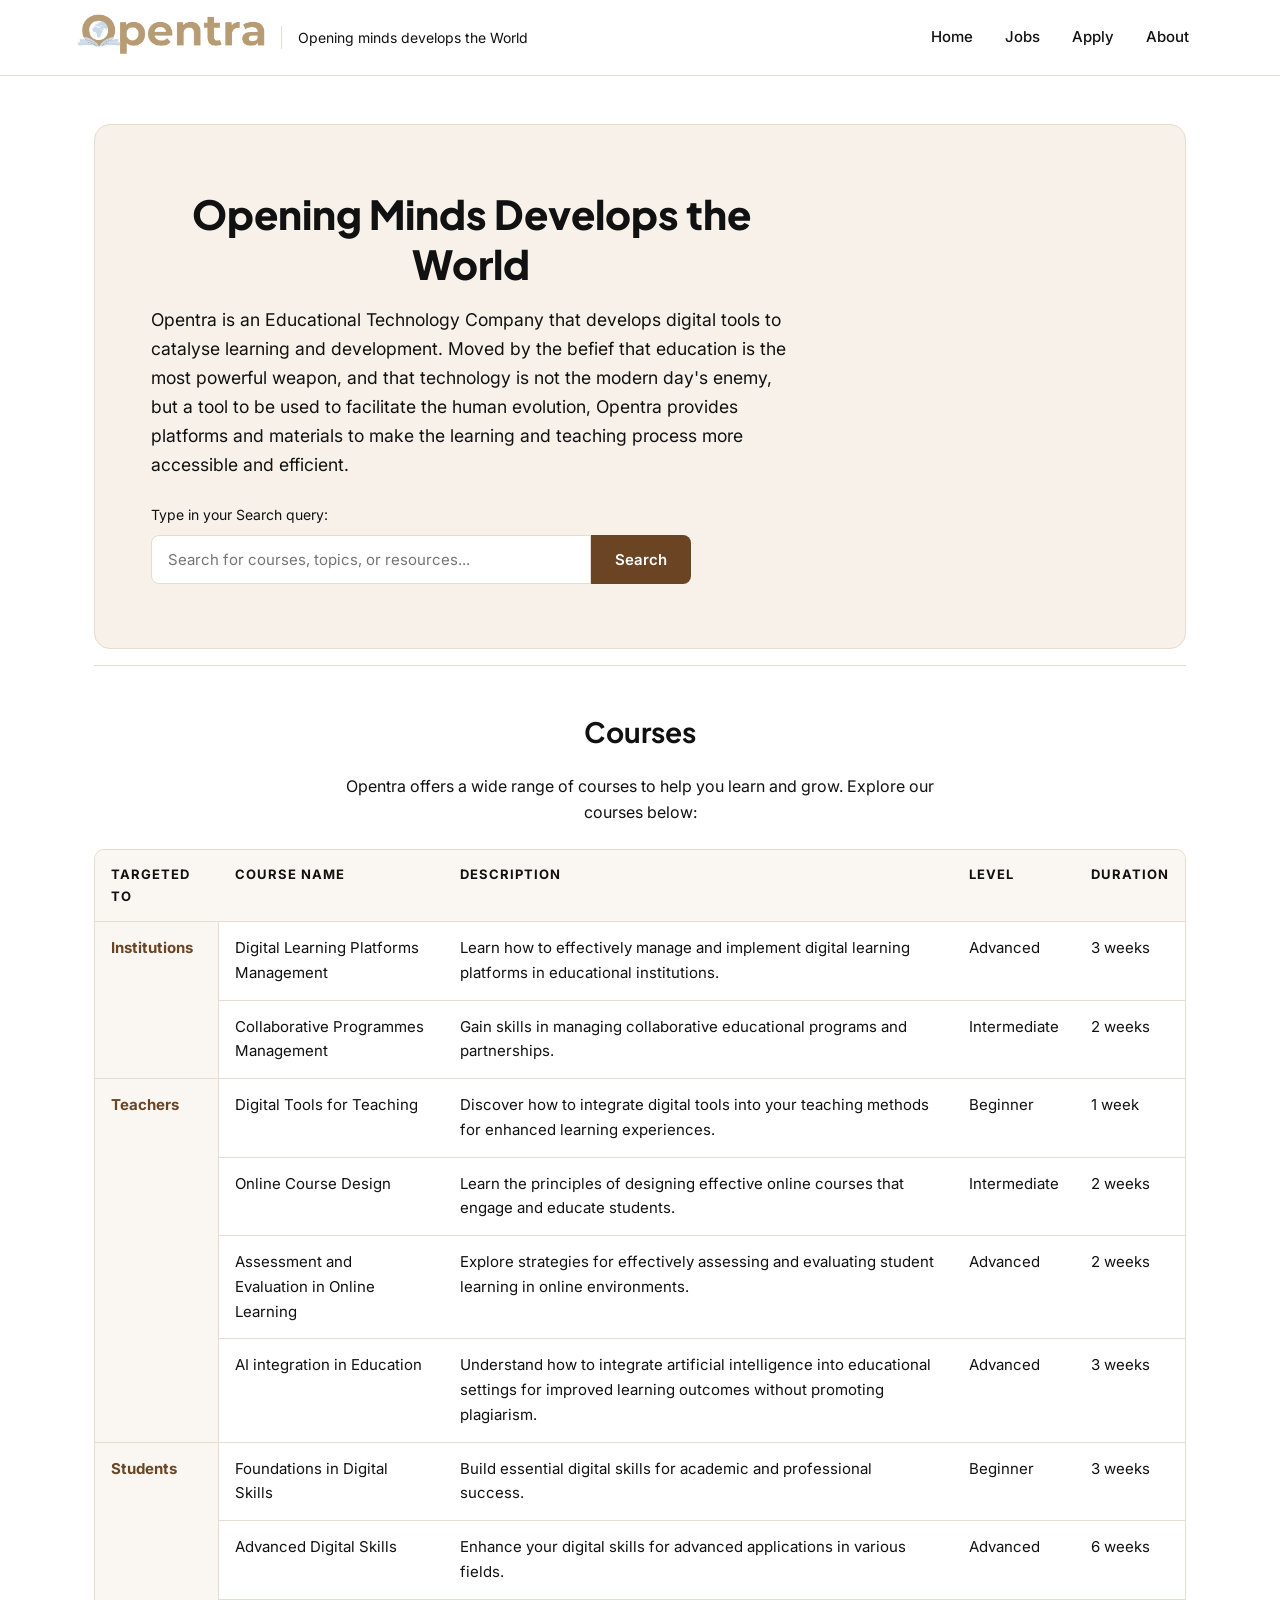
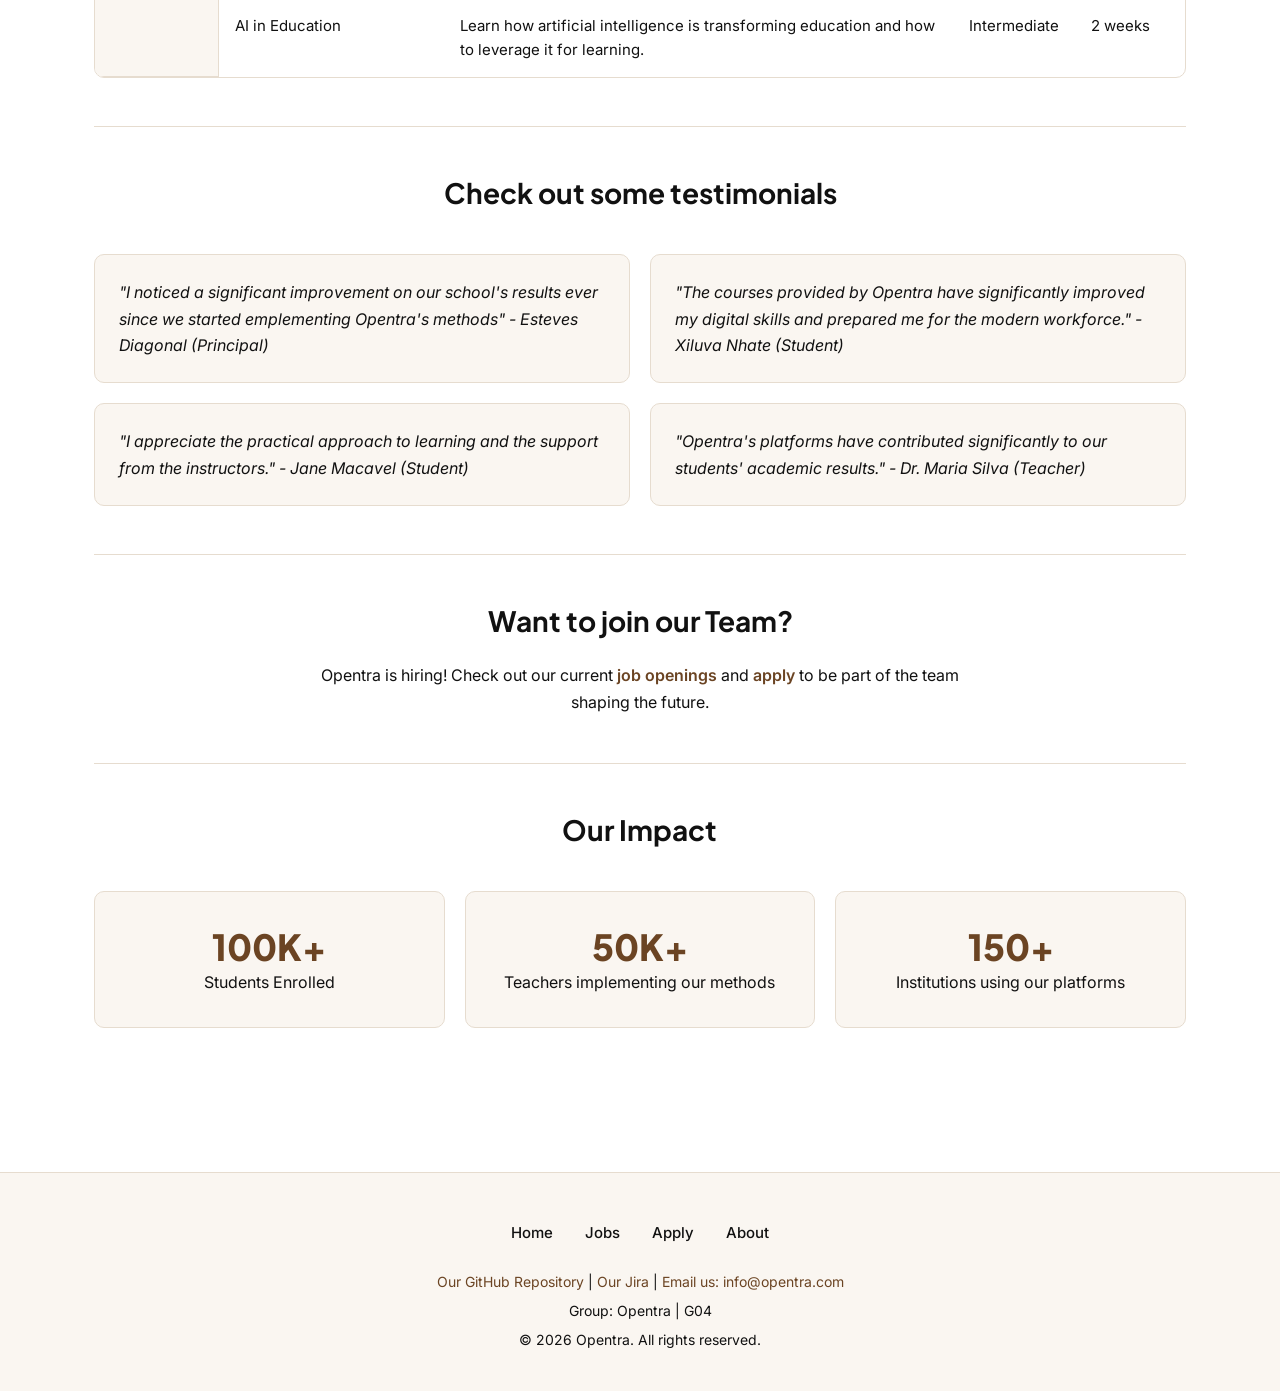
<file: index.html>
<!DocType html>
<html lang = "en">

    <head>
        <link href = "style/Styling.css" rel = "stylesheet">
        <meta charset="utf-8">
        <title> Opentra Home Page </title>
        <style>
            #search-box {
            width: 70%; 
            max-width: 500px;
            padding: 16px 18px; 
            border: none;
            border-radius: 8px 0 0 8px;
            font-size: 15px; 
            outline: none;
            }
        </style>
    </head>

    <body>
        <header>
           <div class="Brand">
                <a href = "index.html"> <img src="style/FullLogo1.png" alt="Opentra Logo" style="width: 15%;"> </a>
                <p> Opening minds develops the World </p> <!-- Slogan -->
            </div>  
            <nav>
                 <a href = "index.html"> Home </a>
                 <a href = "Jobs.html"> Jobs </a>
                 <a href = "Apply.html"> Apply </a>
                 <a href = "About.html"> About </a>
            </nav>
            <hr>
        </header>
        
        <main>
            <section class="description"
            style="background-image: url(style/Banner.png); background-size: cover; height:auto;">
            <div class="description-text">
                <h1>Opening Minds Develops the World</h1>
                    
                <p>Opentra is an Educational Technology Company that
                    develops digital tools to catalyse learning and development. 
                    Moved by the befief that education is the most powerful weapon, 
                    and that technology is not the modern day's enemy, but a tool 
                    to be used to facilitate the human evolution, Opentra provides 
                    platforms and materials to make the learning and teaching process
                    more accessible and efficient.
                </p>

                <form action="/search" method="get" role="search">
                    <br> 
                    <label id="search-label" for="search"> Type in your Search query:</label> <br>
                    <input type="search" id="search-box" name="search" 
                    placeholder="Search for courses, topics, or resources...">
                        <button type ="submit"
                        style="padding: 16px 28px; border: none;
                        font-size: 15px; cursor: pointer;
                        border-radius: 0 8px 8px 0; transition: 0.3s;
                        background-color: #4d3423; color: #ffffff;">
                        Search</button>
                </form>
            </div>
            </section>
            
            <section class="courses">
                <h2>Courses</h2>
                <p>Opentra offers a wide range of courses to help you 
                    learn and grow. Explore our courses below: </p>
                    <br>
                
                <table>
                    <thead>
                        <tr>
                            <th>Targeted to</th>
                            <th>Course Name</th>
                            <th>Description</th>
                            <th>Level</th>
                            <th>Duration</th>
                        </tr>
                    </thead>
                    
                    <tbody>
                        <tr>
                            <th rowspan="2">Institutions</th>
                            <td>Digital Learning Platforms Management</td>
                            <td>Learn how to effectively manage and implement digital 
                                learning platforms in educational institutions.</td>
                            <td>Advanced</td>
                            <td>3 weeks</td>
                        </tr>

                        <tr>
                            <td>Collaborative Programmes Management</td>
                            <td>Gain skills in managing collaborative educational programs 
                                and partnerships.</td>
                            <td>Intermediate</td>
                            <td>2 weeks</td>
                        </tr>

                        <tr>
                            <th rowspan="4">Teachers</th>
                            <td>Digital Tools for Teaching</td>
                            <td>Discover how to integrate digital tools into your teaching 
                                methods for enhanced learning experiences.</td>
                            <td>Beginner</td>
                            <td>1 week</td>
                        </tr>

                        <tr>
                            <td>Online Course Design</td>
                            <td>Learn the principles of designing effective online courses 
                                that engage and educate students.</td>
                            <td>Intermediate</td>
                            <td>2 weeks</td>
                        </tr>

                        <tr>
                            <td>Assessment and Evaluation in Online Learning</td>
                            <td>Explore strategies for effectively assessing and evaluating 
                                student learning in online environments.</td>
                            <td>Advanced</td>
                            <td>2 weeks</td>
                        </tr>

                        <tr>
                            <td> AI integration in Education</td>
                            <td>Understand how to integrate artificial intelligence into 
                                educational settings for improved learning outcomes without 
                                promoting plagiarism.</td>
                            <td>Advanced</td>
                            <td>3 weeks</td>
                        </tr>

                        <tr>
                            <th rowspan="3">Students</th>
                            <td>Foundations in Digital Skills</td>
                            <td>Build essential digital skills for academic and 
                                professional success.</td>
                            <td>Beginner</td>
                            <td>3 weeks</td>
                        </tr>

                        <tr>
                            <td>Advanced Digital Skills</td>
                            <td>Enhance your digital skills for advanced applications 
                                in various fields.</td>
                            <td>Advanced</td>
                            <td>6 weeks</td>
                        </tr>

                        <tr>
                            <td>AI in Education</td>
                            <td>Learn how artificial intelligence is transforming education 
                                and how to leverage it for learning.</td>
                            <td>Intermediate</td>
                            <td>2 weeks</td>
                    </tbody>
                </table>
            </section>

            <section class="Testimonials">
                <h2>Check out some testimonials</h2>

                <article>
                    <p>"I noticed a significant improvement on our 
                        school's results ever since we started emplementing 
                    Opentra's methods" - Esteves Diagonal (Principal)</p>
                </article>

                <article>
                    <p>"The courses provided by Opentra have 
                        significantly improved my digital skills 
                        and prepared me for the modern workforce." 
                        - Xiluva Nhate (Student)</p>
                </article>
                
                <article>
                    <p>"I appreciate the practical approach to learning 
                        and the support from the instructors." 
                        - Jane Macavel (Student)</p>
                </article>

                <article>
                    <p>"Opentra's platforms have contributed significantly 
                        to our students' academic results." - Dr. Maria Silva (Teacher)</p> 
                    </p>
                </article>
            </section>

            <section class="Employment-announcements">
                <h2>Want to join our Team?</h2>
                <p>Opentra is hiring! Check out our current 
                    <a href="Jobs.html">job openings</a> and 
                    <a href="Apply.html">apply</a> to be part of 
                    the team shaping the future.</p>
            </section>

            <section class="Statistics">
                <h2>Our Impact</h2>

                <div>
                    <h3> 100K+</h3> 
                    <p> Students Enrolled </p>
                </div>

                <div>
                    <h3> 50K+</h3> 
                    <p> Teachers implementing our methods </p>
                </div>

                <div>
                    <h3> 150+</h3> 
                    <p> Institutions using our platforms </p>
                </div>
            </section>
        </main>
        
        <footer>
             <nav class="footer-nav">
                <a href = "index.html"> Home </a>
                <a href = "Jobs.html"> Jobs </a>
                <a href = "Apply.html"> Apply </a>
                <a href = "About.html"> About </a>
            </nav>

            <div class="footer-links">
                <p>
                    <a href="https://github.com/106728696/Opentra-COS10026-WebTechProject-.git" target="_blank"> Our GitHub Repository </a> | 
                    <a href="https://webprojectcos10026group4.atlassian.net/jira/software/projects/SCRUM/boards/1?filter=assignee%20%3D%20712020%3A55e128ab-8704-4aef-9166-c0e524ca37be&groupBy=none" target="_blank"> Our Jira </a> | 
                    <a href="mailto:info@opentra.com"> Email us: info@opentra.com </a>
                </p>
            </div>

            <p> Group: Opentra | G04 </p>
            <p>&copy; 2026 Opentra. All rights reserved.</p>
             </div>
        </footer>
    </body>
</html>
</file>
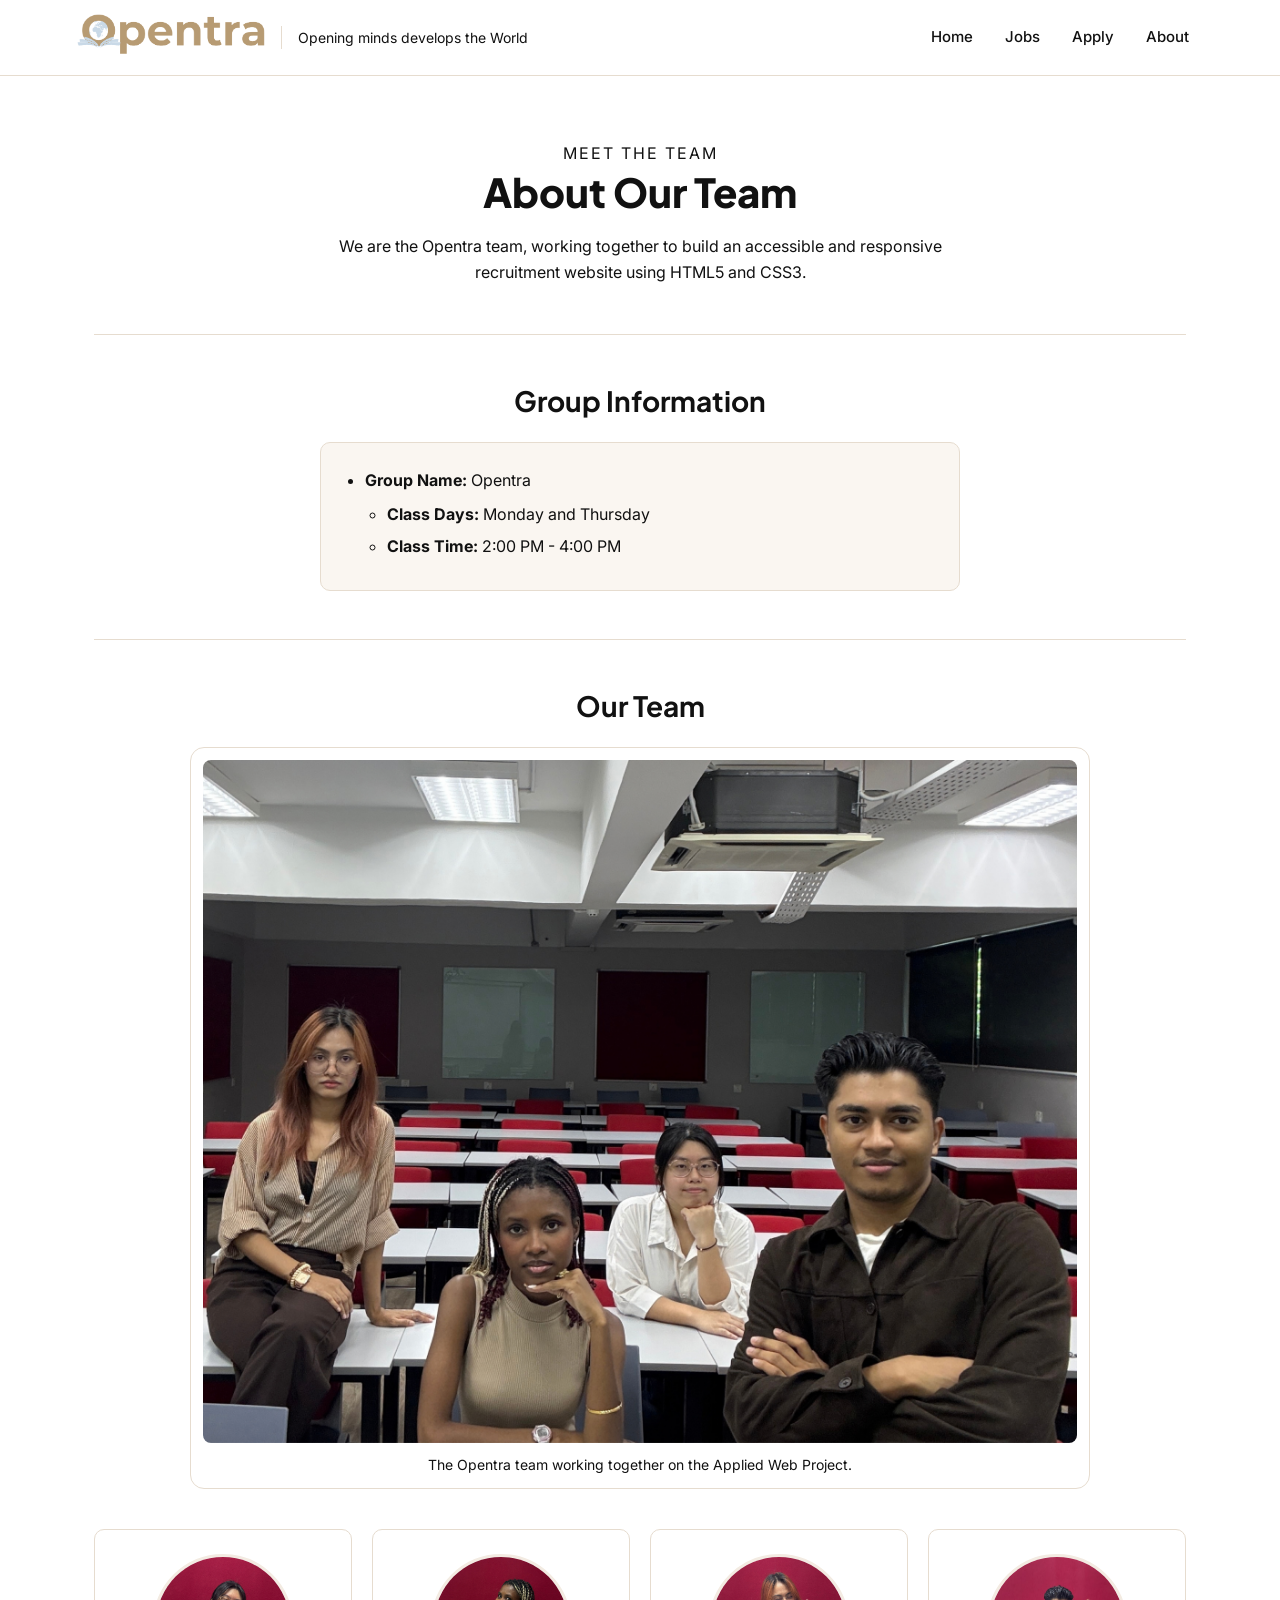
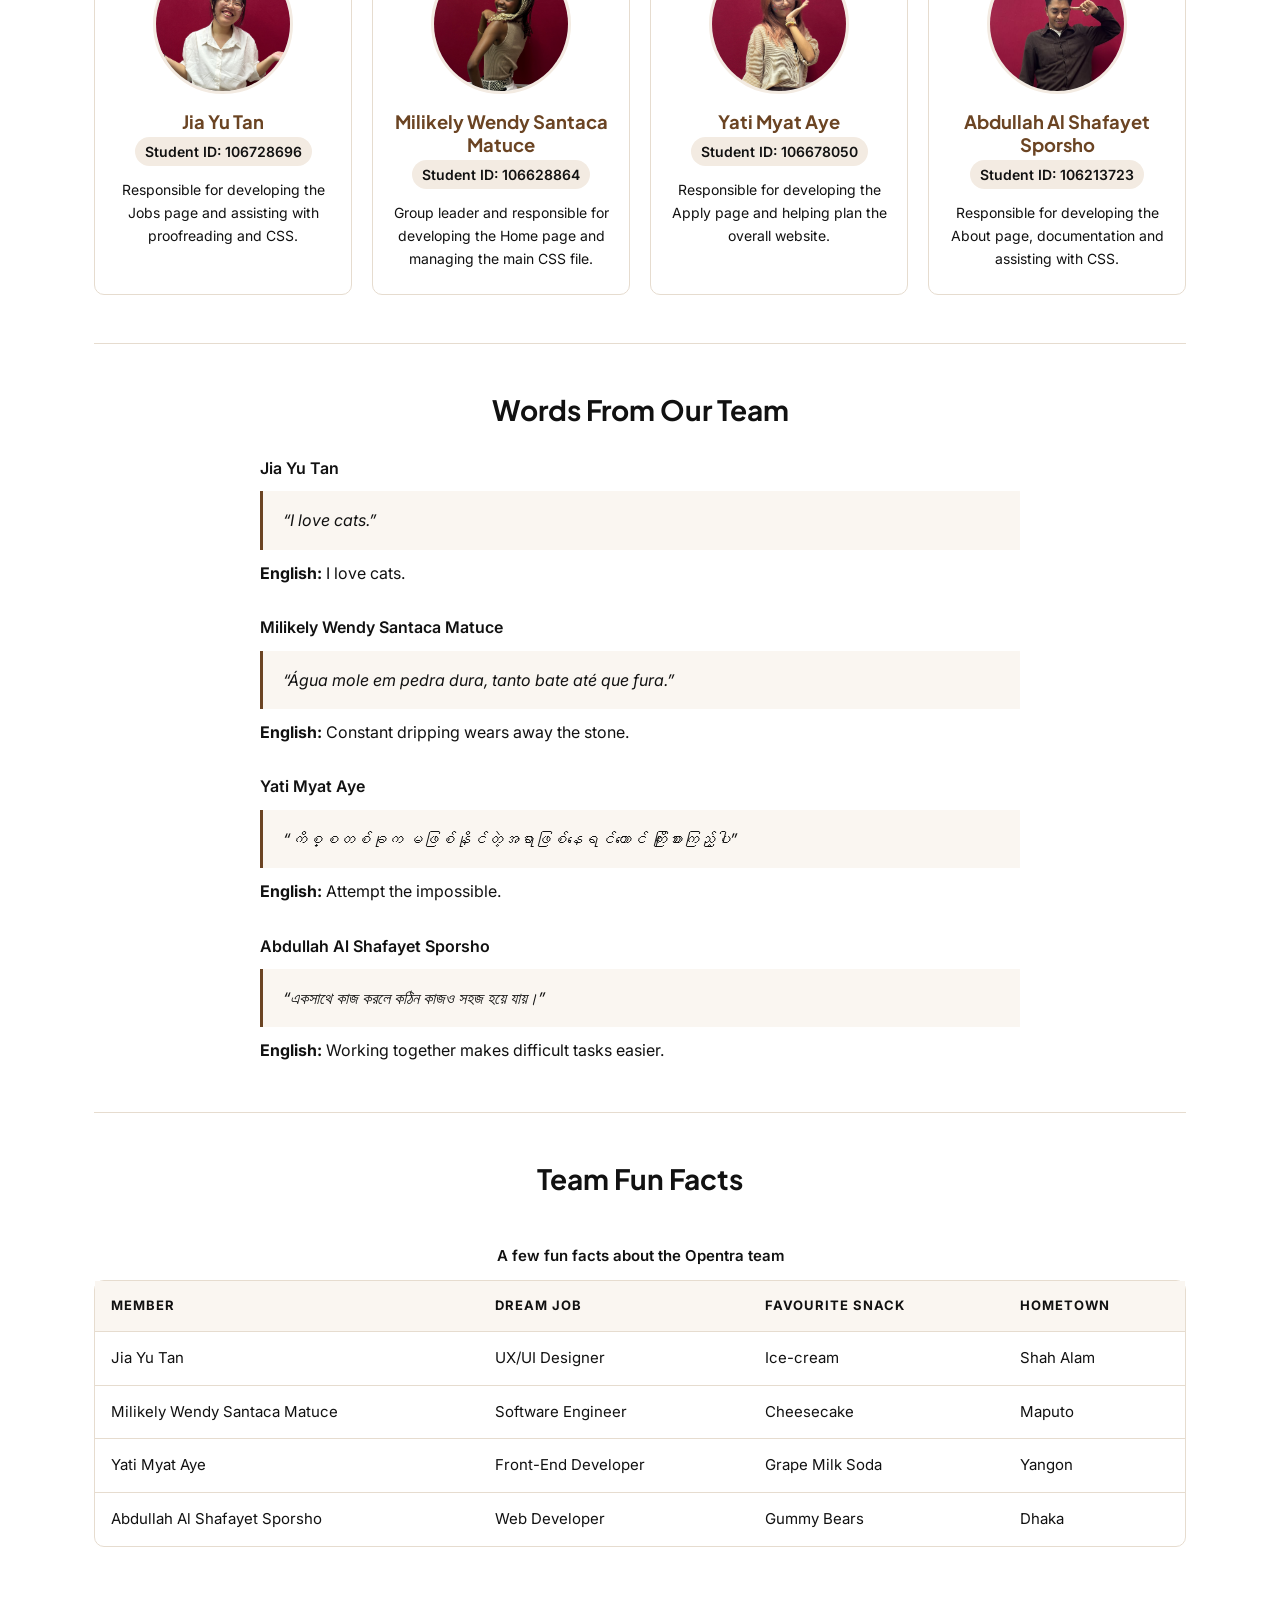
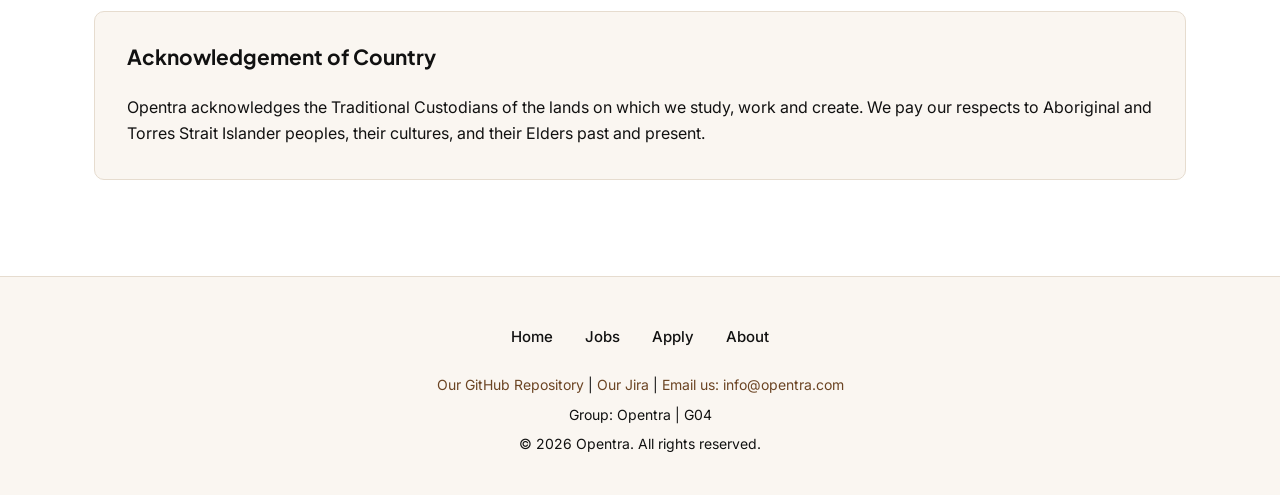
<file: About.html>
<!DOCTYPE html>
<html lang="en">

<head>
    <meta charset="UTF-8">
    <meta name="viewport" content="width=device-width, initial-scale=1.0">

    <title>About Us | Opentra</title>

    <link href="style/Styling.css" rel="stylesheet">

    <style>
        .current-page {
            font-weight: bold;
        }
    </style>
</head>

<body>
    <header>
           <div class="Brand">
                <a href = "index.html"> <img src="style/FullLogo1.png" alt="Opentra Logo" style="width: 15%;"> </a>
                <p> Opening minds develops the World </p> <!-- Slogan -->
            </div>  
            <nav>
                 <a href = "index.html"> Home </a>
                 <a href = "Jobs.html"> Jobs </a>
                 <a href = "Apply.html"> Apply </a>
                 <a href = "About.html"> About </a>
            </nav>
            <hr>
        </header>
    <main>
        <section class="about-intro">
            <p style="letter-spacing: 2px;">MEET THE TEAM</p>

            <h1>About Our Team</h1>

            <p>
                We are the Opentra team, working together to build an
                accessible and responsive recruitment website using
                HTML5 and CSS3.
            </p>

        </section>

        <section>
            <h2>Group Information</h2>
            <ul class="group-info">
                <li>
                    <strong>Group Name:</strong> Opentra
                    <ul>
                        <li>
                            <strong>Class Days:</strong>
                            Monday and Thursday
                        </li>
                        <li>
                            <strong>Class Time:</strong>
                            2:00 PM - 4:00 PM
                        </li>
                    </ul>
                </li>
            </ul>
        </section>

       <section class="team-section">
    <h2>Our Team</h2>

    <figure class="team-photo">
        <img
            src="pictures/GroupPicture.png"
            alt="Members of the Opentra project team"
        >
        <figcaption>
            The Opentra team working together on the Applied Web Project.
        </figcaption>
    </figure>

    <div class="team-members">

        <article class="team-member">
            <img
                src="pictures/JiaYuPicture.png"
                alt="Jia Yu Tan"
                class="member-photo"
            >

            <h3>Jia Yu Tan</h3>

            <p class="student-id">
                Student ID: 106728696
            </p>

            <p>
                Responsible for developing the Jobs page and
                assisting with proofreading and CSS.
            </p>
        </article>


        <article class="team-member">
            <img
                src="pictures/MilikelyPicture.png"
                alt="Milikely Wendy Santaca Matuce"
                class="member-photo"
            >

            <h3>Milikely Wendy Santaca Matuce</h3>

            <p class="student-id">
                Student ID: 106628864
            </p>

            <p>
                Group leader and responsible for developing the
                Home page and managing the main CSS file.
            </p>
        </article>


        <article class="team-member">
            <img
                src="pictures/YatiPicture.png"
                alt="Yati Myat Aye"
                class="member-photo"
            >

            <h3>Yati Myat Aye</h3>

            <p class="student-id">
                Student ID: 106678050
            </p>

            <p>
                Responsible for developing the Apply page and
                helping plan the overall website.
            </p>
        </article>


       <article class="team-member">
    <img
        src="pictures/AbdullahPicture.png"
        alt="Abdullah Al Shafayet Sporsho"
        class="member-photo"
    >

    <h3>Abdullah Al Shafayet Sporsho</h3>

    <p class="student-id">
        Student ID: 106213723
    </p>

    <p>
        Responsible for developing the About page,
        documentation and assisting with CSS.
    </p>
</article>
    </div>
</section>

        <section>
            <h2>Words From Our Team</h2>
            <dl class="quotes">
                <dt>Jia Yu Tan</dt>
                <dd>
                    <blockquote lang="en">
                        “I love cats.”
                    </blockquote>
                    <p>
                        <strong>English:</strong>
                        I love cats.
                    </p>
                </dd>
                <dt>Milikely Wendy Santaca Matuce</dt>
                <dd>
                    <blockquote lang="pt">
                        “Água mole em pedra dura, tanto bate até que fura.”
                    </blockquote>
                    <p>
                        <strong>English:</strong>
                        Constant dripping wears away the stone.
                    </p>
                </dd>
                <dt>Yati Myat Aye</dt>
                <dd>
                    <blockquote lang="my">
                        “ကိစ္စတစ်ခုက မဖြစ်နိုင်တဲ့အရာဖြစ်နေရင်တောင် ကြိုးစားကြည့်ပါ”
                    </blockquote>
                    <p>
                        <strong>English:</strong>
                        Attempt the impossible.
                    </p>
                </dd>
                <dt>Abdullah Al Shafayet Sporsho</dt>

                <dd>
                    <blockquote lang="bn">
                        “একসাথে কাজ করলে কঠিন কাজও সহজ হয়ে যায়।”
                    </blockquote>
                    <p>
                        <strong>English:</strong>
                        Working together makes difficult tasks easier.
                    </p>
                </dd>
            </dl>
        </section>

        <section>
            <h2>Team Fun Facts</h2>
            <div class="table-container">
                <table class="fun-facts">
                    <caption>
                        A few fun facts about the Opentra team
                    </caption>
                    <thead>
                        <tr>
                            <th scope="col">Member</th>
                            <th scope="col">Dream Job</th>
                            <th scope="col">Favourite Snack</th>
                            <th scope="col">Hometown</th>
                        </tr>
                    </thead>
                    <tbody>
                        <tr>
                            <td>Jia Yu Tan</td>
                            <td>UX/UI Designer</td>
                            <td>Ice-cream</td>
                            <td>Shah Alam</td>
                        </tr>
                        <tr>
                            <td>Milikely Wendy Santaca Matuce</td>
                            <td>Software Engineer</td>
                            <td>Cheesecake</td>
                            <td>Maputo</td>
                        </tr>
                        <tr>
                            <td>Yati Myat Aye</td>
                            <td>Front-End Developer</td>
                            <td>Grape Milk Soda</td>
                            <td>Yangon</td>
                        </tr>
                        <tr>
                            <td>Abdullah Al Shafayet Sporsho</td>
                            <td>Web Developer</td>
                            <td>Gummy Bears</td>
                            <td>Dhaka</td>
                        </tr>
                    </tbody>
                </table>
            </div>
        </section>
        <section class="acknowledgement">
    <h2>Acknowledgement of Country</h2>

    <p>
        Opentra acknowledges the Traditional Custodians of the lands on which
        we study, work and create. We pay our respects to Aboriginal and
        Torres Strait Islander peoples, their cultures, and their Elders
        past and present.
    </p>
</section>
    </main>
    <footer>
             <nav class="footer-nav">
                <a href = "index.html"> Home </a>
                <a href = "Jobs.html"> Jobs </a>
                <a href = "Apply.html"> Apply </a>
                <a href = "About.html"> About </a>
            </nav>

            <div class="footer-links">
                <p>
                    <a href="https://github.com/106728696/Opentra-COS10026-WebTechProject-.git" target="_blank"> Our GitHub Repository </a> | 
                    <a href="https://webprojectcos10026group4.atlassian.net/jira/software/projects/SCRUM/boards/1?filter=assignee%20%3D%20712020%3A55e128ab-8704-4aef-9166-c0e524ca37be&groupBy=none" target="_blank"> Our Jira </a> | 
                    <a href="mailto:info@opentra.com"> Email us: info@opentra.com </a>
                </p>
            </div>

            <p> Group: Opentra | G04 </p>
            <p>&copy; 2026 Opentra. All rights reserved.</p>
             </div>
</footer>

</body>
</html>
</file>
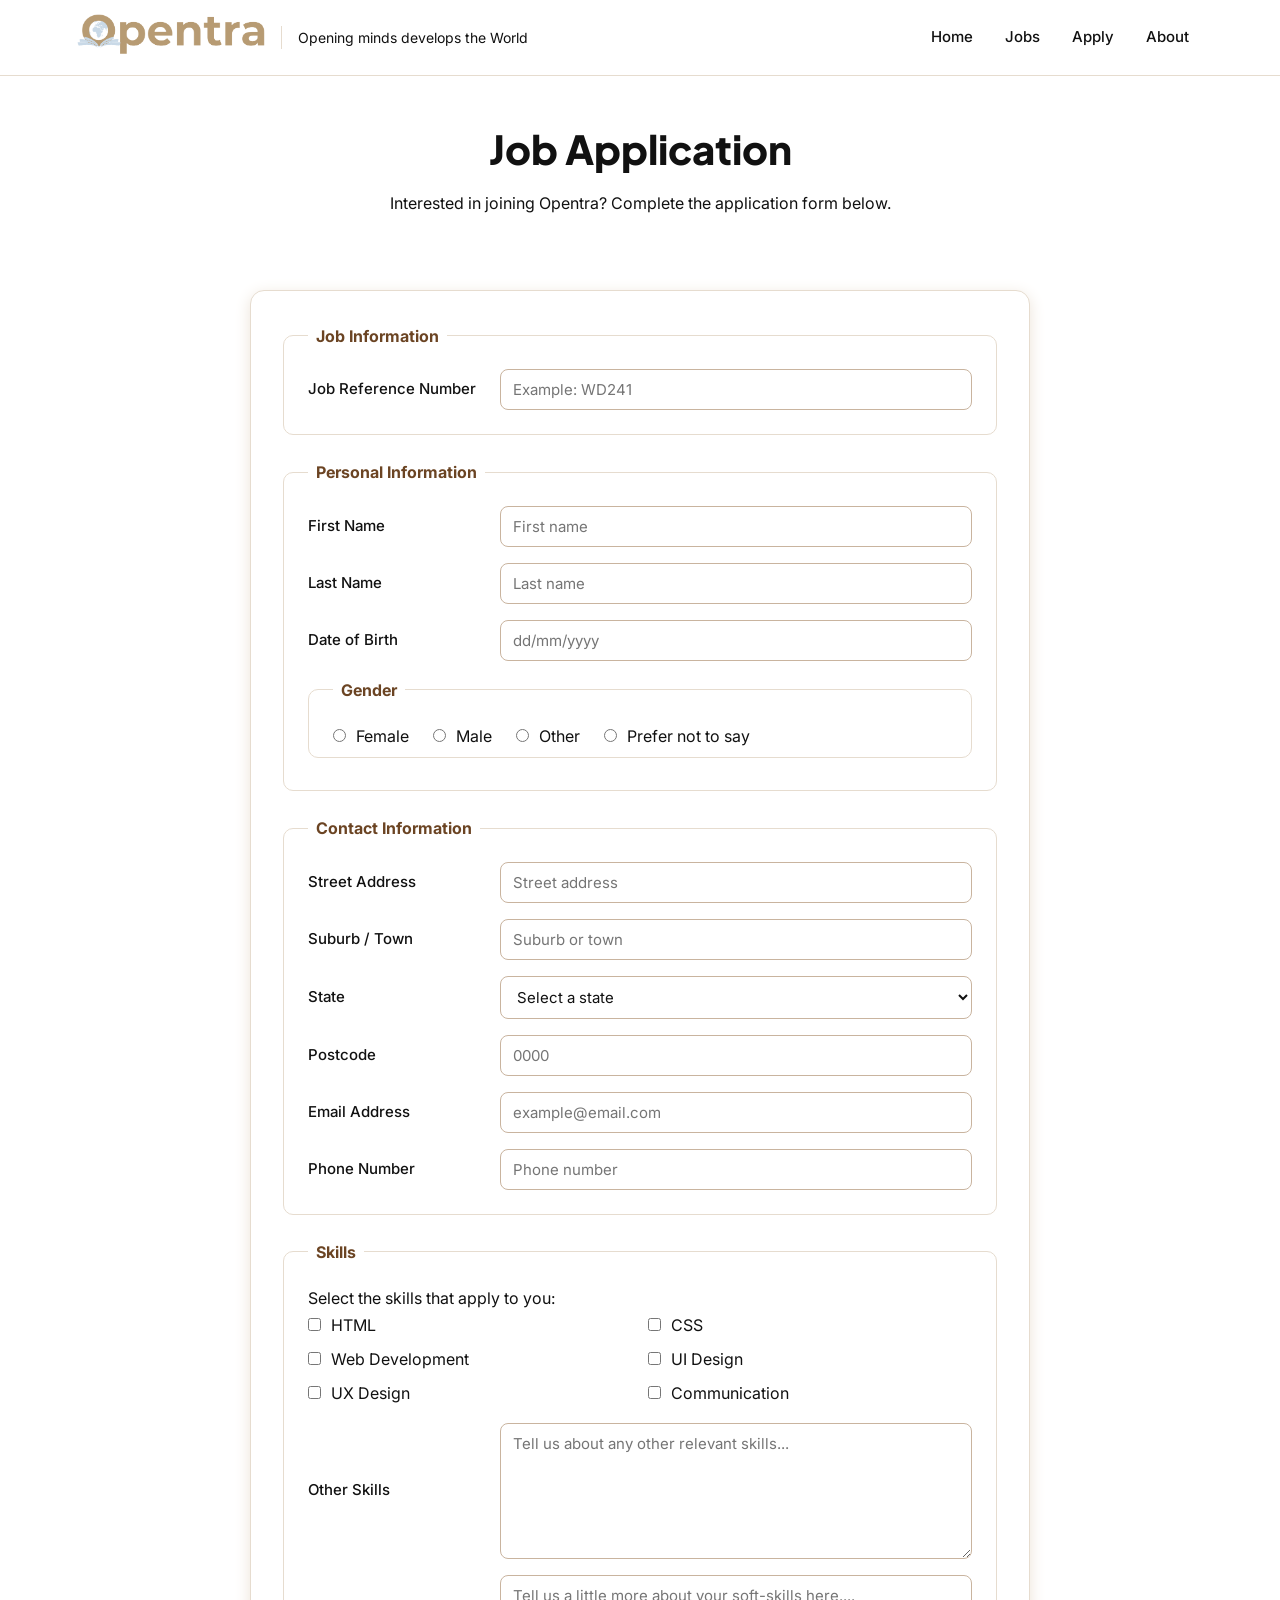
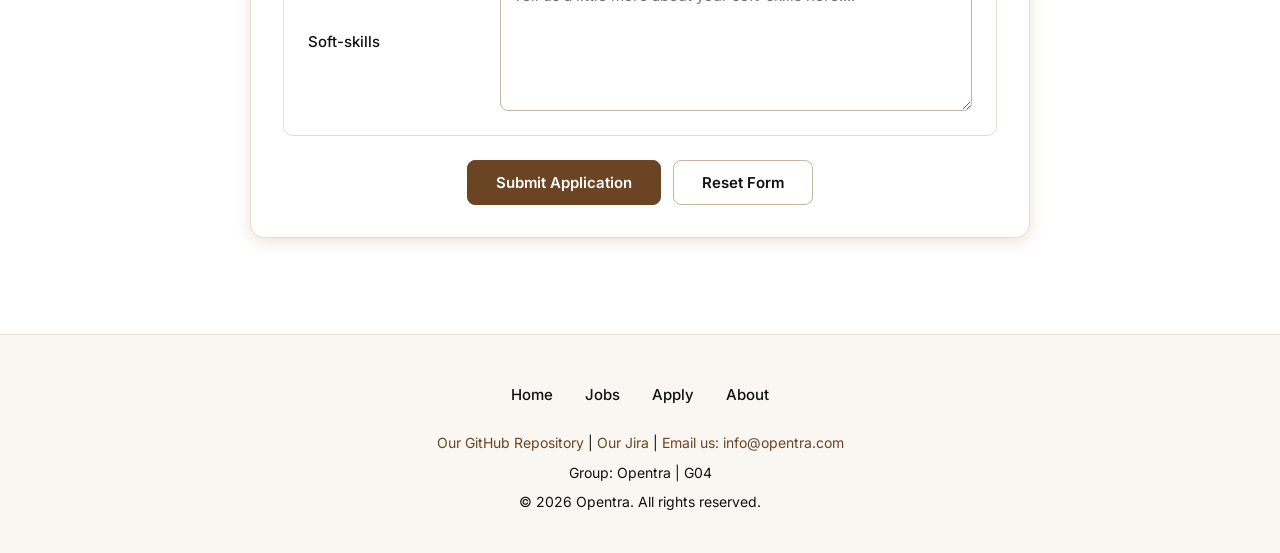
<file: Apply.html>
<!DOCTYPE html>
<html lang="en">

<head>
    <meta charset="UTF-8">
    <meta name="viewport" content="width=device-width, initial-scale=1.0"> 
    <!--fixing the page to be able to fit no matter which devices the user is using on-->

    <meta name="description" content="Apply for a position at Opentra.">

    <title>Opentra | Apply</title>

    <link href="style/Styling.css" rel="stylesheet">
    <style> 
        .application-intro {
            text-align: center;
            margin-bottom: 25px;
            scroll-behavior: smooth;
        }
    </style>
    <!--apply page's embedded css-->
</head>

<body>

<header>
        <div class="Brand">
            <a href = "index.html"> <img src="style/FullLogo1.png" alt="Opentra Logo" style="width: 15%;"> </a>
            <p> Opening minds develops the World </p> <!-- Slogan -->
        </div>  
        <nav>
            <a href = "index.html"> Home </a>
            <a href = "Jobs.html"> Jobs </a>
            <a href = "Apply.html"> Apply </a>
            <a href = "About.html"> About </a>
        </nav>
        <hr>
</header>

<main>
    <section class="application-intro">
        <h1>Job Application</h1>
        <p>
            Interested in joining Opentra?
            Complete the application form below.
        </p>

    </section>

    <form class="application-form"
          method="post" action="https://mercury.swin.edu.au/it000000/formtest.php">

        <fieldset>
            <legend>Job Information</legend>
            <div class="form-group">

                <label for="job-reference"> Job Reference Number </label>
                <input
                    type="text"
                    id="job-reference"
                    name="job-reference"
                    pattern="[A-Za-z0-9]{5}" 
                    maxlength="5"
                    required
                    title="Please enter exactly 5 alphanumeric characters."
                    placeholder="Example: WD241"> <!-- didnt let the space to be acceptable here because the reference number should be accurate! -->
            </div>

        </fieldset>

        <fieldset>
            <legend>Personal Information</legend>
            <div class="form-group">

                <label for="first-name"> First Name </label>
                <input
                    type="text"
                    id="first-name"
                    name="first-name"
                    maxlength="20"
                    pattern="[A-Za-z ]+"
                    required
                    title="First name must contain letters only and be no more than 20 characters."
                    placeholder="First name">
            </div>

            <div class="form-group">
                <label for="last-name"> Last Name </label>
                <input
                    type="text"
                    id="last-name"
                    name="last-name"
                    maxlength="20"
                    pattern="[A-Za-z ]+"
                    required
                    title="Last name must contain letters only and be no more than 20 characters."
                    placeholder="Last name">

            </div>

            <div class="form-group">
                <label for="dob"> Date of Birth </label>
                <input
                    type="text"
                    id="dob"
                    name="dob"
                    pattern="\d{2}/\d{2}/\d{4}"
                    placeholder="dd/mm/yyyy"
                    required
                    title="Please enter your date of birth in dd/mm/yyyy format.">

            </div>

            <fieldset class="gender-fieldset">
                <legend>Gender</legend>
                <label>
                    <input
                        type="radio"
                        name="gender"
                        value="female"
                        required>
                    Female
                </label>

                <label>
                    <input
                        type="radio"
                        name="gender"
                        value="male">
                    Male
                </label>

                <label>
                    <input
                        type="radio"
                        name="gender"
                        value="other">
                    Other
                </label>

                <label>
                    <input
                        type="radio"
                        name="gender"
                        value="prefer-not-to-say">
                    Prefer not to say
                </label>
            </fieldset>
        </fieldset>


        <fieldset>

            <legend>Contact Information</legend>
            <div class="form-group">
                <label for="street"> Street Address </label>
                <input
                    type="text"
                    id="street"
                    name="street"
                    maxlength="40"
                    required
                    placeholder="Street address">

            </div>

            <div class="form-group">
                <label for="suburb"> Suburb / Town </label>
                <input
                    type="text"
                    id="suburb"
                    name="suburb"
                    maxlength="40"
                    required
                    placeholder="Suburb or town">

            </div>

            <div class="form-group">

                <label for="state"> State </label>
                <select required>

                    <option value=""> Select a state</option>
                    <option value="VIC"> VIC </option>
                    <option value="NSW"> NSW </option>
                    <option value="QLD"> QLD </option>
                    <option value="NT"> NT </option>
                    <option value="WA"> WA </option>
                    <option value="SA"> SA </option>
                    <option value="TAS"> TAS </option>
                    <option value="ACT"> ACT </option>
                </select>
            </div>

            <div class="form-group">

                <label for="postcode"> Postcode </label>
                <input
                    type="text"
                    id="postcode"
                    name="postcode"
                    pattern="[0-9]{4}"
                    maxlength="4"
                    required
                    title="Postcode must contain exactly 4 digits."
                    placeholder="0000">
            </div>

            <div class="form-group">

                <label for="email"> Email Address </label>

                <input
                    type="email"
                    id="email"
                    name="email"
                    required
                    placeholder="example@email.com">
            </div>

            <div class="form-group">
                <label for="phone"> Phone Number </label>
                <input
                    type="tel"
                    id="phone"
                    name="phone"
                    pattern="[0-9]{8,12}"
                    required
                    title="Phone number must contain 8 to 12 digits."
                    placeholder="Phone number">
            </div>
        </fieldset>

        <fieldset>
            <legend>Skills</legend>
            <p>
                Select the skills that apply to you:
            </p>

            <div class="checkbox-group">
                <label>
                    <input type="checkbox" name="skills" value="html"> HTML
                </label>

                <label>
                    <input type="checkbox" name="skills" value="css"> CSS
                </label>

                <label>
                    <input type="checkbox" name="skills" value="web-development"> Web Development
                </label>

                <label>
                    <input type="checkbox" name="skills" value="ui-design"> UI Design
                </label>

                <label>
                    <input type="checkbox" name="skills" value="ux-design"> UX Design
                </label>

                <label>
                    <input type="checkbox" name="skills" value="communication"> Communication
                </label>

            </div>

            <div class="form-group">
                <label for="other-skills"> Other Skills </label>

                <textarea
                    id="other-skills"
                    name="other-skills"
                    rows="6"
                    placeholder="Tell us about any other relevant skills..."></textarea>
            </div>
            
            <div class="form-group">
                <label for = "Soft-skills"> Soft-skills </label>

                <textarea
                    id = "Soft-skills"
                    name = "Soft-skills"
                    rows="6"
                    placeholder="Tell us a little more about your soft-skills here...."></textarea>

            </div>

        </fieldset>

        <div class="form-buttons">
            <button type="submit"> Submit Application </button>
            <button type="reset"> Reset Form </button>
        </div>

    </form>

</main>

<footer>
        <nav class="footer-nav">
            <a href = "index.html"> Home </a>
            <a href = "Jobs.html"> Jobs </a>
            <a href = "Apply.html"> Apply </a>
            <a href = "About.html"> About </a>
        </nav>

        <div class="footer-links">
            <p>
                <a href="https://github.com/106728696/Opentra-COS10026-WebTechProject-.git" target="_blank"> Our GitHub Repository </a> | 
                <a href="https://webprojectcos10026group4.atlassian.net/jira/software/projects/SCRUM/boards/1?filter=assignee%20%3D%20712020%3A55e128ab-8704-4aef-9166-c0e524ca37be&groupBy=none" target="_blank"> Our Jira </a> | 
                <a href="mailto:info@opentra.com"> Email us: info@opentra.com </a>
            </p>
        </div>
            <p> Group: Opentra | G04 </p>
            <p>&copy; 2026 Opentra. All rights reserved.</p>
        </div>
</footer>

</body>
</html>
</file>
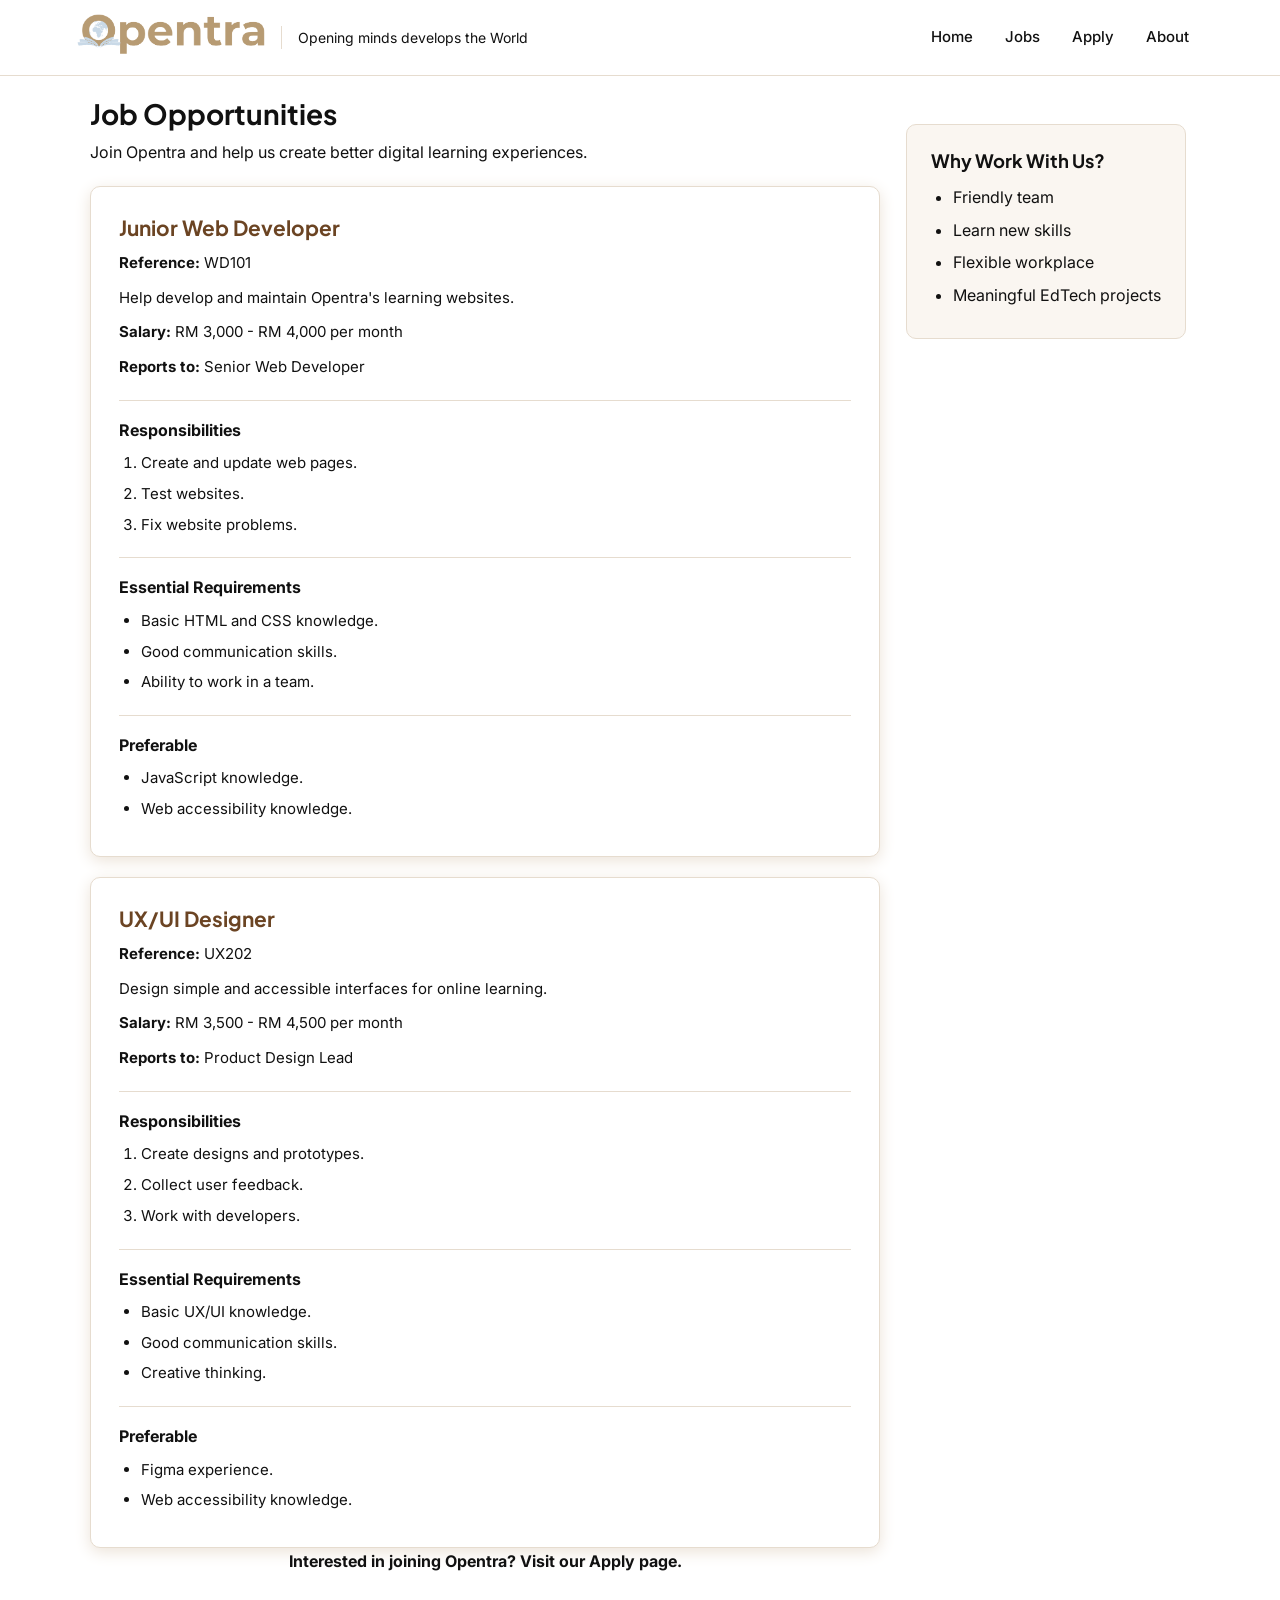
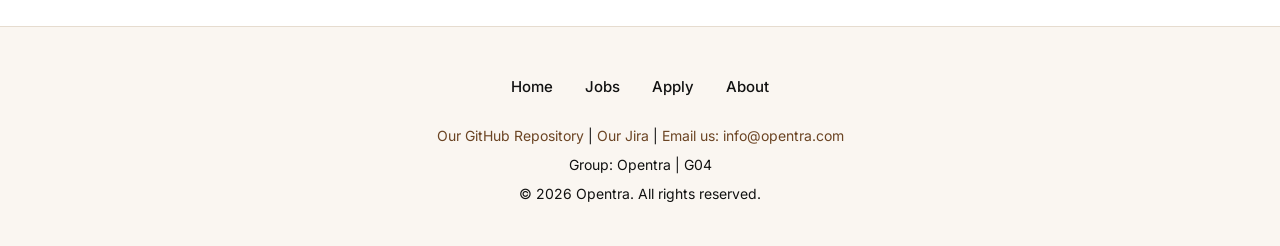
<file: Jobs.html>
<!DOCTYPE html>
<html lang="en">

<head>
    <meta charset="UTF-8">
    <meta name="description" content="Jobs at Opentra">
    <meta name="author" content="Opentra">
    <title>Jobs - Opentra</title>

    <link href="style/Styling.css" rel="stylesheet">

    <style>
        main {
            padding: 20px;
        }

        aside {
            float: right;
            width: 20%;
            margin: 10px;
            padding: 15px;
            border: 1px solid black;
            box-sizing: border-box;
        }

        section {
            display: inline-block;
            vertical-align: top;
            width: 34%;
            margin: 10px;
            padding: 15px;
            border: 1px solid #ccc;
            box-sizing: border-box;
        }
    </style>
</head>

<body>

    <header>
        <div class="Brand">
            <a href = "index.html"> <img src="style/FullLogo1.png" alt="Opentra Logo" style="width: 15%";></a>
            <p>Opening minds develops the World</p>
        </div>

        <nav>
            <a href="index.html">Home</a>
            <a href="Jobs.html">Jobs</a>
            <a href="Apply.html">Apply</a>   
            <a href="About.html">About</a>
        </nav>

        <hr>
    </header>

    <main class="job-page">

        <aside>
            <h2>Why Work With Us?</h2>
            <ul>
                <li>Friendly team</li>
                <li>Learn new skills</li>
                <li>Flexible workplace</li>
                <li>Meaningful EdTech projects</li>
            </ul>
        </aside>

        <h2>Job Opportunities</h2>

        <p>
            Join Opentra and help us create better digital learning experiences.
        </p>

        <section>
            <h3>Junior Web Developer</h3>

            <p><strong>Reference:</strong> WD101</p>

            <p>
                Help develop and maintain Opentra's learning websites.
            </p>

            <p><strong>Salary:</strong> RM 3,000 - RM 4,000 per month</p>

            <p><strong>Reports to:</strong> Senior Web Developer</p>

            <h4>Responsibilities</h4>
            <ol>
                <li>Create and update web pages.</li>
                <li>Test websites.</li>
                <li>Fix website problems.</li>
            </ol>

            <h4>Essential Requirements</h4>
            <ul>
                <li>Basic HTML and CSS knowledge.</li>
                <li>Good communication skills.</li>
                <li>Ability to work in a team.</li>
            </ul>

            <h4>Preferable</h4>
            <ul>
                <li>JavaScript knowledge.</li>
                <li>Web accessibility knowledge.</li>
            </ul>
        </section>

        <section>
            <h3>UX/UI Designer</h3>

            <p><strong>Reference:</strong> UX202</p>

            <p>
                Design simple and accessible interfaces for online learning.
            </p>

            <p><strong>Salary:</strong> RM 3,500 - RM 4,500 per month</p>

            <p><strong>Reports to:</strong> Product Design Lead</p>

            <h4>Responsibilities</h4>
            <ol>
                <li>Create designs and prototypes.</li>
                <li>Collect user feedback.</li>
                <li>Work with developers.</li>
            </ol>

            <h4>Essential Requirements</h4>
            <ul>
                <li>Basic UX/UI knowledge.</li>
                <li>Good communication skills.</li>
                <li>Creative thinking.</li>
            </ul>

            <h4>Preferable</h4>
            <ul>
                <li>Figma experience.</li>
                <li>Web accessibility knowledge.</li>
            </ul>
        </section>

        <p style="text-align:center; clear:both;">
            <strong>
                Interested in joining Opentra? Visit our Apply page.
            </strong>
        </p>

    </main>

    <footer>

        <nav class="footer-nav">
            <a href="index.html">Home</a>
            <a href="Jobs.html">Jobs</a>
            <a href="Apply.html">Apply</a>
            <a href="About.html">About</a>
        </nav>

        <div class="footer-links">
            <p>
                <a href="https://github.com/106728696/Opentra-COS10026-WebTechProject-.git" target="_blank">
                    Our GitHub Repository
                </a> |

                <a href="https://webprojectcos10026group4.atlassian.net/jira/software/projects/SCRUM/boards/1?filter=assignee%20%3D%20712020%3A55e128ab-8704-4aef-9166-c0e524ca37be&groupBy=none" target="_blank">
                    Our Jira
                </a> |

                <a href="mailto:info@opentra.com">
                    Email us: info@opentra.com
                </a>
            </p>
        </div>

        <p>Group: Opentra | G04</p>
        <p>&copy; 2026 Opentra. All rights reserved.</p>

    </footer>

</body>

</html>
</file>
<file: style/Styling.css>
@import url("https://fonts.googleapis.com/css2?family=Inter:wght@400;500;600&family=Plus+Jakarta+Sans:wght@600;700;800&display=swap");

* {
    padding: 0;
    margin: 0;
    box-sizing: border-box;
}

body {
    font-family: "Inter", "Segoe UI", Arial, sans-serif;
    background-color: #ffffff;
    color: #111111;
    line-height: 1.65;
    font-size: 16px;
}

h1, h2, h3 {
    font-family: "Plus Jakarta Sans", "Inter", Arial, sans-serif;
    color: #111111;
    line-height: 1.25;
}

a {
    color: #6b4423;
    text-decoration: none;
}

a:hover {
    color: #4a2e17;
    text-decoration: underline;
}

hr {
    display: none;
}

ul, ol {
    padding-left: 22px;
}

li {
    margin-bottom: 6px;
}

img {
    max-width: 100%;
}

header {
    display: flex;
    flex-wrap: wrap;
    justify-content: space-between;
    align-items: center;
    gap: 16px;
    padding: 14px 6%;
    background-color: #ffffff;
    border-bottom: 1px solid #e6dccf;
}

.Brand {
    display: flex;
    align-items: center;
    gap: 16px;
}

.Brand img {
    width: auto !important;
    height: 40px;
}

header p {
    font-size: 14px;
    color: #111111;
    padding-left: 16px;
    border-left: 1px solid #e6dccf;
}

nav {
    display: flex;
    justify-content: center;
    flex-wrap: wrap;
    gap: 4px;
}

nav a {
    padding: 8px 14px;
    border-radius: 6px;
    color: #111111;
    font-weight: 500;
    font-size: 15px;
}

nav a:hover {
    color: #6b4423;
    background-color: #f3ebe2;
    text-decoration: none;
}

main {
    max-width: 1140px;
    margin: 0 auto;
    padding: 48px 24px 64px;
}

h1 {
    font-size: 2.5rem;
    font-weight: 800;
    margin-bottom: 16px;
    text-align: center;
}

h2 {
    text-align: center;
    margin-bottom: 24px;
    font-size: 1.75rem;
    font-weight: 700;
}

h3 {
    color: #6b4423;
    font-size: 1.15rem;
}

.description {
    background: #f7f1ea !important;
    border: 1px solid #e6dccf;
    border-radius: 16px;
    padding: 64px 56px !important;
    margin-bottom: 16px;
}

.description-text {
    max-width: 640px;
}

.description-text p {
    font-size: 1.1rem;
    color: #111111;
}

.description form {
    display: flex;
    flex-wrap: wrap;
    margin-top: 24px;
}

.description form br {
    display: none;
}

#search-label {
    width: 100%;
    margin-bottom: 8px;
    font-size: 14px;
    color: #111111;
}

.description #search-box {
    flex: 1;
    max-width: 440px;
    padding: 14px 16px;
    font-family: inherit;
    border: 1px solid #e6dccf;
    border-radius: 8px 0 0 8px;
}

.description #search-box:focus {
    outline: none;
    border-color: #6b4423;
}

.description form button {
    padding: 14px 24px !important;
    background-color: #6b4423 !important;
    color: #ffffff !important;
    font-family: inherit;
    font-weight: 600;
    border-radius: 0 8px 8px 0 !important;
    cursor: pointer;
}

.description form button:hover {
    background-color: #4a2e17 !important;
}

main section {
    padding: 48px 0;
    border-top: 1px solid #e6dccf;
}

main .description {
    border-top: 1px solid #e6dccf;
}

.courses p, .Employment-announcements p {
    text-align: center;
    color: #111111;
    max-width: 640px;
    margin: 0 auto;
}

.courses br {
    display: none;
}

table {
    width: 100%;
    border-collapse: separate;
    border-spacing: 0;
    margin-top: 24px;
    border: 1px solid #e6dccf;
    border-radius: 10px;
    overflow: hidden;
    font-size: 15px;
}

thead {
    background-color: #faf6f1;
}

thead th {
    font-family: "Inter", Arial, sans-serif;
    font-size: 13px;
    text-transform: uppercase;
    letter-spacing: 1px;
    color: #111111;
}

th, td {
    padding: 14px 16px;
    border-bottom: 1px solid #e6dccf;
    text-align: left;
    vertical-align: top;
}

tbody th {
    background-color: #faf6f1;
    color: #6b4423;
    border-right: 1px solid #e6dccf;
}

tbody tr:last-child td {
    border-bottom: none;
}

tbody tr:hover td {
    background-color: #f3ebe2;
}

.Testimonials {
    display: grid;
    grid-template-columns: repeat(2, 1fr);
    gap: 20px;
}

.Testimonials h2 {
    grid-column: 1/-1;
}

article {
    padding: 24px;
    background-color: #faf6f1;
    border: 1px solid #e6dccf;
    border-radius: 10px;
    font-style: italic;
}

.Employment-announcements a {
    font-weight: 600;
}

.Statistics {
    display: grid;
    gap: 20px;
    text-align: center;
    grid-template-columns: repeat(3, 1fr);
}

.Statistics h2 {
    grid-column: 1/-1;
}

.Statistics div {
    padding: 32px 20px;
    background-color: #faf6f1;
    border: 1px solid #e6dccf;
    border-radius: 10px;
}

.Statistics div:hover {
    box-shadow: 0 4px 12px #e6dccf;
}

.Statistics h3 {
    font-size: 2.25rem;
    font-weight: 800;
}

.Statistics p {
    color: #111111;
}

.application-intro {
    text-align: center;
    padding-top: 0 !important;
    border-top: none !important;
}

.application-intro p {
    color: #111111;
}

.application-form {
    max-width: 780px;
    margin: 0 auto;
    padding: 32px;
    background-color: #ffffff;
    border: 1px solid #e6dccf;
    border-radius: 14px;
    box-shadow: 0 4px 16px #ece3d8;
}

.application-form fieldset {
    margin-bottom: 24px;
    padding: 20px 24px 8px;
    border: 1px solid #e6dccf;
    border-radius: 10px;
}

.application-form legend {
    padding: 0 8px;
    font-weight: 700;
    color: #6b4423;
}

.form-group {
    display: grid;
    grid-template-columns: 180px 1fr;
    gap: 12px;
    align-items: center;
    margin-bottom: 16px;
}

.form-group label {
    font-size: 15px;
    font-weight: 500;
}

.form-group input,
.form-group select,
.form-group textarea {
    width: 100%;
    padding: 10px 12px;
    font-family: inherit;
    font-size: 15px;
    color: #111111;
    background-color: #ffffff;
    border: 1px solid #c9b49f;
    border-radius: 8px;
}

.form-group input:focus,
.form-group select:focus,
.form-group textarea:focus {
    outline: 3px solid #f3ebe2;
    border-color: #6b4423;
}

.form-group textarea {
    min-height: 110px;
    resize: vertical;
}

input[type="radio"], input[type="checkbox"] {
    accent-color: #6b4423;
    margin-right: 6px;
}

.gender-fieldset label {
    margin-right: 20px;
}

.checkbox-group {
    display: grid;
    grid-template-columns: repeat(2, 1fr);
    gap: 8px 16px;
    margin-bottom: 16px;
}

.form-buttons {
    display: flex;
    gap: 12px;
    justify-content: center;
}

.form-buttons button {
    padding: 12px 28px;
    font-family: inherit;
    font-size: 15px;
    font-weight: 600;
    border-radius: 8px;
    cursor: pointer;
}

.form-buttons button[type="submit"] {
    background-color: #6b4423;
    color: #ffffff;
    border: 1px solid #6b4423;
}

.form-buttons button[type="submit"]:hover {
    background-color: #4a2e17;
}

.form-buttons button[type="reset"] {
    background-color: #ffffff;
    color: #111111;
    border: 1px solid #c9b49f;
}

.form-buttons button[type="reset"]:hover {
    background-color: #faf6f1;
}

.job-page {
    position: relative;
    padding-right: 330px;
}

.job-page > h2 {
    text-align: left;
    margin-bottom: 8px;
}

.job-page > p {
    color: #111111;
}

.job-page form {
    display: flex;
    flex-wrap: wrap;
    align-items: center;
    gap: 10px;
    margin: 24px 0 8px;
}

.job-page form input {
    flex: 1;
    padding: 10px 12px;
    font-family: inherit;
    border: 1px solid #c9b49f;
    border-radius: 8px;
}

.job-page form button {
    padding: 10px 20px;
    font-family: inherit;
    font-weight: 600;
    color: #ffffff;
    background-color: #6b4423;
    border: none;
    border-radius: 8px;
    cursor: pointer;
}

.job-page aside {
    position: absolute;
    top: 48px;
    right: 24px;
    float: none;
    width: 280px;
    margin: 0;
    padding: 24px;
    background-color: #faf6f1;
    border: 1px solid #e6dccf;
    border-radius: 10px;
}

.job-page aside h2 {
    text-align: left;
    font-size: 1.15rem;
    margin-bottom: 12px;
}

.job-page aside ul {
    color: #111111;
}

.job-page section {
    display: block;
    width: 100%;
    margin: 20px 0 0;
    padding: 28px;
    background: #ffffff;
    border: 1px solid #e6dccf;
    border-radius: 10px;
    box-shadow: 0 4px 16px #ece3d8;
}

.job-page section h3 {
    font-size: 1.3rem;
}

.job-page section p {
    margin-top: 10px;
    font-size: 15px;
}

.job-page section h4 {
    margin-top: 20px;
    padding-top: 16px;
    border-top: 1px solid #e6dccf;
}

.job-page section ol, .job-page section ul {
    margin-top: 8px;
    font-size: 15px;
}

.about-intro {
    text-align: center;
    padding-top: 16px !important;
    border-top: none !important;
}

.about-intro p {
    max-width: 640px;
    margin-left: auto;
    margin-right: auto;
    color: #111111;
}

.group-info {
    max-width: 640px;
    margin: 0 auto;
    padding: 24px 24px 24px 44px;
    background-color: #faf6f1;
    border: 1px solid #e6dccf;
    border-radius: 10px;
}

.group-info ul {
    margin-top: 8px;
}

.team-photo {
    max-width: 900px;
    margin: 0 auto 40px;
    padding: 12px;
    border: 1px solid #e6dccf;
    border-radius: 14px;
}

.team-photo img {
    display: block;
    width: 100%;
    height: auto;
    border-radius: 8px;
}

.team-photo figcaption {
    margin-top: 10px;
    text-align: center;
    font-size: 14px;
    color: #111111;
}

.team-section {
    text-align: center;
}

.team-members {
    display: grid;
    grid-template-columns: repeat(4, 1fr);
    gap: 20px;
}

.team-member {
    padding: 24px 20px;
    background-color: #ffffff;
    border: 1px solid #e6dccf;
    border-radius: 10px;
    text-align: center;
}

.team-member:hover {
    box-shadow: 0 4px 16px #ece3d8;
}

.member-photo {
    width: 140px;
    height: 140px;
    object-fit: cover;
    display: block;
    margin: 0 auto 16px;
    border-radius: 50%;
    border: 3px solid #f3ebe2;
}

.team-member p {
    font-size: 14px;
    color: #111111;
}

.student-id {
    display: inline-block;
    margin: 4px 0 12px;
    padding: 3px 10px;
    background-color: #f3ebe2;
    color: #6b4423;
    border-radius: 20px;
    font-size: 13px;
    font-weight: 600;
}

.quotes {
    max-width: 760px;
    margin: 0 auto;
}

.quotes dt {
    font-weight: 600;
    margin-top: 28px;
}

.quotes dd {
    margin-left: 0;
}

blockquote {
    margin: 10px 0;
    padding: 16px 20px;
    background-color: #faf6f1;
    border-left: 3px solid #6b4423;
    color: #111111;
    font-style: italic;
}

.table-container {
    overflow-x: auto;
}

.fun-facts caption {
    font-weight: 600;
    padding-bottom: 12px;
    color: #111111;
}

.acknowledgement {
    margin-top: 16px;
    padding: 32px !important;
    background-color: #faf6f1;
    border: 1px solid #e6dccf !important;
    border-radius: 10px;
}

.acknowledgement h2 {
    text-align: left;
    font-size: 1.3rem;
}

footer {
    margin-top: 32px;
    padding: 40px 24px;
    background-color: #faf6f1;
    border-top: 1px solid #e6dccf;
    color: #111111;
    text-align: center;
    font-size: 14px;
}

footer nav {
    margin-bottom: 16px;
}

footer p {
    margin-top: 6px;
}

.footer-links a {
    color: #6b4423;
}

@media screen and (max-width: 900px) {

    .team-members {
        grid-template-columns: repeat(2, 1fr);
    }

    .job-page {
        padding-right: 24px;
    }

    .job-page aside {
        position: static;
        width: 100%;
        margin-bottom: 24px;
    }
}

@media screen and (max-width: 700px) {

    header {
        justify-content: center;
    }

    header p {
        display: none;
    }

    h1 {
        font-size: 2rem;
    }

    .description {
        padding: 36px 24px !important;
    }

    .Testimonials, .Statistics, .team-members, .checkbox-group {
        grid-template-columns: 1fr;
    }

    .form-group {
        grid-template-columns: 1fr;
    }

    .courses {
        overflow-x: auto;
    }

    .courses table {
        min-width: 640px;
    }
}
.team-member {
    font-style: normal;
}

.team-member h4 {
    margin-top: 12px;
    font-size: 15px;
    color: #6b4423;
}

.team-member ul {
    text-align: left;
    font-size: 14px;
    margin-top: 6px;
}

.manage-intro {
            text-align: center;
            margin-bottom: 25px;
            scroll-behavior: smooth;
        }
</file>
